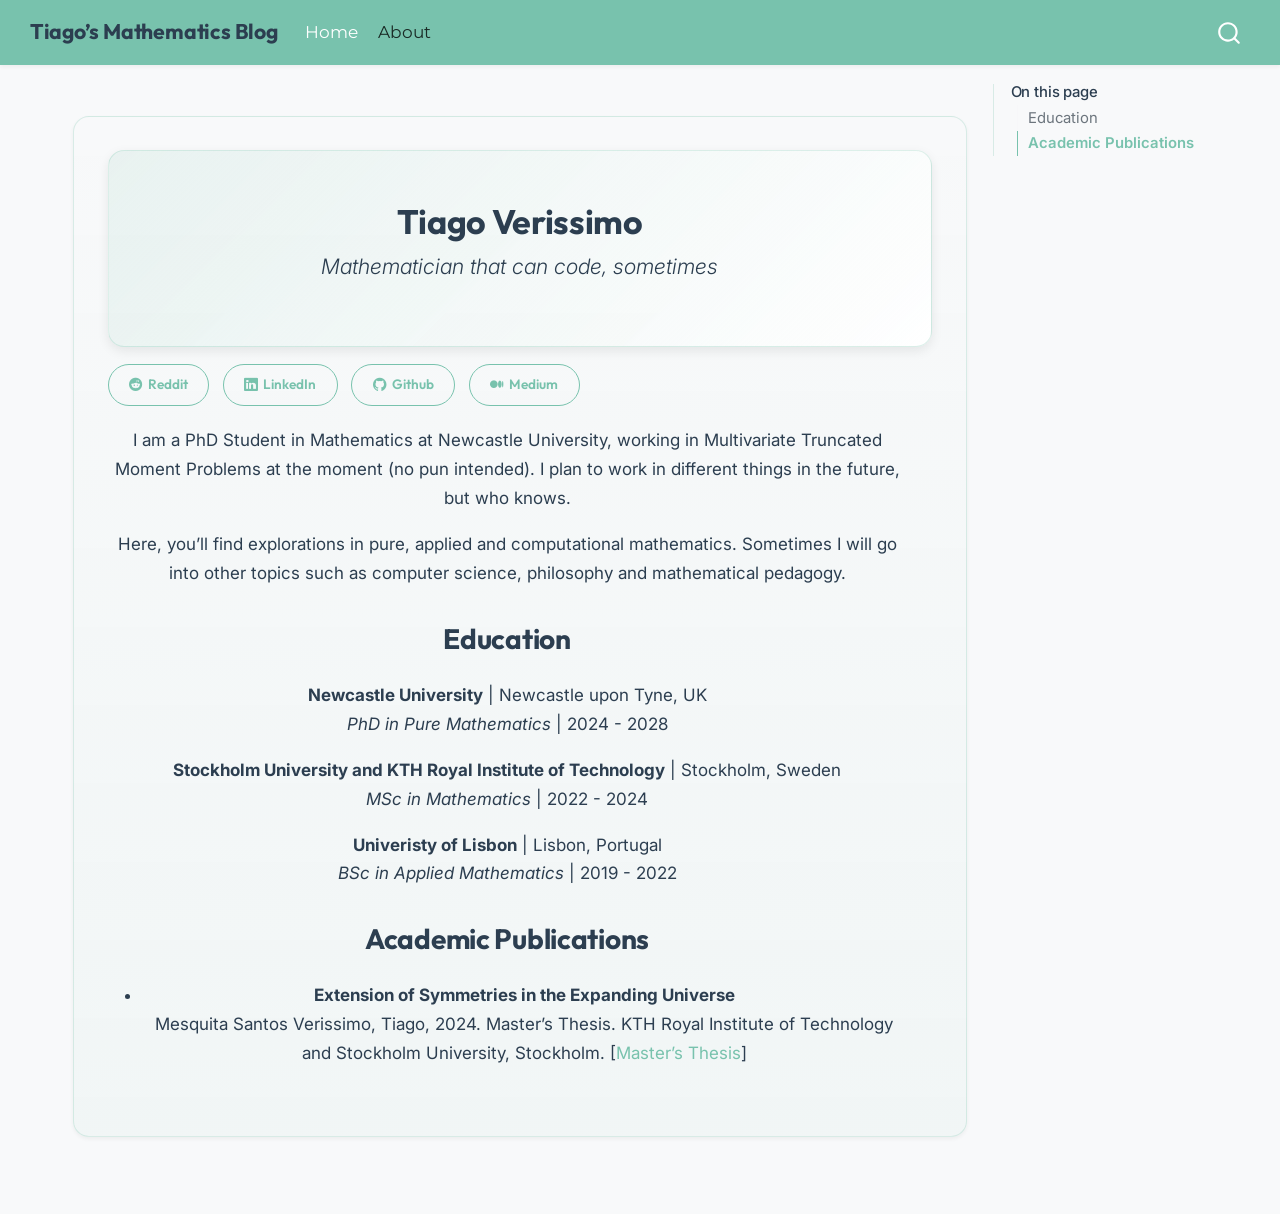
<file: docs/about.html>
<!DOCTYPE html>
<html xmlns="http://www.w3.org/1999/xhtml" lang="en" xml:lang="en"><head>

<meta charset="utf-8">
<meta name="generator" content="quarto-1.9.38">

<meta name="viewport" content="width=device-width, initial-scale=1.0, user-scalable=yes">


<title>Tiago Verissimo – Tiago’s Mathematics Blog</title>
<style>
/* Default styles provided by pandoc.
** See https://pandoc.org/MANUAL.html#variables-for-html for config info.
*/
code{white-space: pre-wrap;}
span.smallcaps{font-variant: small-caps;}
div.columns{display: flex; gap: min(4vw, 1.5em);}
div.column{flex: auto; overflow-x: auto;}
div.hanging-indent{margin-left: 1.5em; text-indent: -1.5em;}
ul.task-list{list-style: none;}
ul.task-list li input[type="checkbox"] {
  width: 0.8em;
  margin: 0 0.8em 0.2em -1em; /* quarto-specific, see https://github.com/quarto-dev/quarto-cli/issues/4556 */ 
  vertical-align: middle;
}
</style>


<script src="site_libs/quarto-nav/quarto-nav.js"></script>
<script src="site_libs/quarto-nav/headroom.min.js"></script>
<script src="site_libs/clipboard/clipboard.min.js"></script>
<script src="site_libs/quarto-search/autocomplete.umd.js"></script>
<script src="site_libs/quarto-search/fuse.min.js"></script>
<script src="site_libs/quarto-search/quarto-search.js"></script>
<meta name="quarto:offset" content="./">
<script src="site_libs/quarto-html/quarto.js" type="module"></script>
<script src="site_libs/quarto-html/tabsets/tabsets.js" type="module"></script>
<script src="site_libs/quarto-html/popper.min.js"></script>
<script src="site_libs/quarto-html/tippy.umd.min.js"></script>
<link href="site_libs/quarto-html/tippy.css" rel="stylesheet">
<link href="site_libs/quarto-html/quarto-syntax-highlighting-de63f62b328812d8e578a4d74e282472.css" rel="stylesheet" id="quarto-text-highlighting-styles">
<script src="site_libs/bootstrap/bootstrap.min.js"></script>
<link href="site_libs/bootstrap/bootstrap-icons.css" rel="stylesheet">
<link href="site_libs/bootstrap/bootstrap-adf415b0f2f503070d2103e970182c51.min.css" rel="stylesheet" append-hash="true" id="quarto-bootstrap" data-mode="light">
<script id="quarto-search-options" type="application/json">{
  "location": "navbar",
  "copy-button": false,
  "collapse-after": 3,
  "panel-placement": "end",
  "type": "overlay",
  "limit": 50,
  "keyboard-shortcut": [
    "f",
    "/",
    "s"
  ],
  "show-item-context": false,
  "language": {
    "search-no-results-text": "No results",
    "search-matching-documents-text": "matching documents",
    "search-copy-link-title": "Copy link to search",
    "search-hide-matches-text": "Hide additional matches",
    "search-more-match-text": "more match in this document",
    "search-more-matches-text": "more matches in this document",
    "search-clear-button-title": "Clear",
    "search-text-placeholder": "",
    "search-detached-cancel-button-title": "Cancel",
    "search-submit-button-title": "Submit",
    "search-label": "Search"
  }
}</script>


<link rel="stylesheet" href="styles.css">
</head>

<body class="nav-fixed quarto-light">

<div id="quarto-search-results"></div>
  <header id="quarto-header" class="headroom fixed-top">
    <nav class="navbar navbar-expand-lg " data-bs-theme="dark">
      <div class="navbar-container container-fluid">
      <div class="navbar-brand-container mx-auto">
    <a class="navbar-brand" href="./index.html">
    <span class="navbar-title">Tiago’s Mathematics Blog</span>
    </a>
  </div>
            <div id="quarto-search" class="" title="Search"></div>
          <button class="navbar-toggler" type="button" data-bs-toggle="collapse" data-bs-target="#navbarCollapse" aria-controls="navbarCollapse" role="menu" aria-expanded="false" aria-label="Toggle navigation" onclick="if (window.quartoToggleHeadroom) { window.quartoToggleHeadroom(); }">
  <span class="navbar-toggler-icon"></span>
</button>
          <div class="collapse navbar-collapse" id="navbarCollapse">
            <ul class="navbar-nav navbar-nav-scroll me-auto">
  <li class="nav-item">
    <a class="nav-link" href="./index.html"> 
<span class="menu-text">Home</span></a>
  </li>  
  <li class="nav-item">
    <a class="nav-link active" href="./about.html" aria-current="page"> 
<span class="menu-text">About</span></a>
  </li>  
</ul>
          </div> <!-- /navcollapse -->
            <div class="quarto-navbar-tools">
</div>
      </div> <!-- /container-fluid -->
    </nav>
</header>
<!-- content -->
<div id="quarto-content" class="quarto-container page-columns page-rows-contents page-layout-full page-navbar">
<!-- sidebar -->
<!-- margin-sidebar -->
    <div id="quarto-margin-sidebar" class="sidebar margin-sidebar">
        <nav id="TOC" role="doc-toc" class="toc-active">
    <h2 id="toc-title">On this page</h2>
  <ul>
  <li><a href="#education" id="toc-education" class="nav-link active" data-scroll-target="#education">Education</a></li>
  <li><a href="#academic-publications" id="toc-academic-publications" class="nav-link" data-scroll-target="#academic-publications">Academic Publications</a></li>
  </ul>
</nav>
    </div>
<!-- main -->
<div class="quarto-about-solana column-page-left">
  <div class="about-entity">
    <div class="entity-contents">
      <header id="title-block-header" class="quarto-title-block default">
<div class="quarto-title">
<h1 class="title">Tiago Verissimo</h1>
<p class="subtitle lead"><em>Mathematician that can code, sometimes</em></p>
</div>
<div class="quarto-title-meta column-page-left">
  </div>
</header> <div class="about-links">
  <a href="https://www.reddit.com/user/Tiago_Verissimo/" class="about-link" rel="" target="">
    <i class="bi bi-reddit"></i>
     <span class="about-link-text">Reddit</span>
  </a>
  <a href="https://www.linkedin.com/in/tiagoverissimo" class="about-link" rel="" target="">
    <i class="bi bi-linkedin"></i>
     <span class="about-link-text">LinkedIn</span>
  </a>
  <a href="https://github.com/TiagoVerissimo" class="about-link" rel="" target="">
    <i class="bi bi-github"></i>
     <span class="about-link-text">Github</span>
  </a>
  <a href="https://medium.com/@tiagoverissimokrypton" class="about-link" rel="" target="">
    <i class="bi bi-medium"></i>
     <span class="about-link-text">Medium</span>
  </a>
</div>
      <div class="about-contents"><main class="content column-page-left" id="quarto-document-content">

<p>I am a PhD Student in Mathematics at Newcastle University, working in Multivariate Truncated Moment Problems at the moment (no pun intended). I plan to work in different things in the future, but who knows.</p>
<p>Here, you’ll find explorations in pure, applied and computational mathematics. Sometimes I will go into other topics such as computer science, philosophy and mathematical pedagogy.</p>
<section id="education" class="level2">
<h2 data-anchor-id="education">Education</h2>
<p><strong>Newcastle University</strong> | Newcastle upon Tyne, UK<br>
<em>PhD in Pure Mathematics</em> | 2024 - 2028</p>
<p><strong>Stockholm University and KTH Royal Institute of Technology</strong> | Stockholm, Sweden<br>
<em>MSc in Mathematics</em> | 2022 - 2024</p>
<p><strong>Univeristy of Lisbon</strong> | Lisbon, Portugal<br>
<em>BSc in Applied Mathematics</em> | 2019 - 2022</p>
</section>
<section id="academic-publications" class="level2">
<h2 data-anchor-id="academic-publications">Academic Publications</h2>
<ul>
<li><strong>Extension of Symmetries in the Expanding Universe</strong><br>
Mesquita Santos Verissimo, Tiago, 2024. Master’s Thesis. KTH Royal Institute of Technology and Stockholm University, Stockholm. [<a href="https://kth.diva-portal.org/smash/record.jsf?aq2=%5B%5B%5D%5D&amp;c=21&amp;af=%5B%5D&amp;searchType=LIST_LATEST&amp;sortOrder2=title_sort_asc&amp;query=&amp;language=sv&amp;pid=diva2%3A1917410&amp;aq=%5B%5B%5D%5D&amp;sf=all&amp;aqe=%5B%5D&amp;sortOrder=author_sort_asc&amp;onlyFullText=false&amp;noOfRows=50&amp;dswid=3619">Master’s Thesis</a>]</li>
</ul>


</section>
</main></div>
    </div>
  </div>
</div>
 <!-- /main -->
<script id="quarto-html-after-body" type="application/javascript">
  window.document.addEventListener("DOMContentLoaded", function (event) {
    const isCodeAnnotation = (el) => {
      for (const clz of el.classList) {
        if (clz.startsWith('code-annotation-')) {                     
          return true;
        }
      }
      return false;
    }
    const onCopySuccess = function(e) {
      // button target
      const button = e.trigger;
      // don't keep focus
      button.blur();
      // flash "checked"
      button.classList.add('code-copy-button-checked');
      var currentTitle = button.getAttribute("title");
      button.setAttribute("title", "Copied!");
      let tooltip;
      if (window.bootstrap) {
        button.setAttribute("data-bs-toggle", "tooltip");
        button.setAttribute("data-bs-placement", "left");
        button.setAttribute("data-bs-title", "Copied!");
        tooltip = new bootstrap.Tooltip(button, 
          { trigger: "manual", 
            customClass: "code-copy-button-tooltip",
            offset: [0, -8]});
        tooltip.show();    
      }
      setTimeout(function() {
        if (tooltip) {
          tooltip.hide();
          button.removeAttribute("data-bs-title");
          button.removeAttribute("data-bs-toggle");
          button.removeAttribute("data-bs-placement");
        }
        button.setAttribute("title", currentTitle);
        button.classList.remove('code-copy-button-checked');
      }, 1000);
      // clear code selection
      e.clearSelection();
    }
    const getTextToCopy = function(trigger) {
      const outerScaffold = trigger.parentElement.cloneNode(true);
      const codeEl = outerScaffold.querySelector('code');
      for (const childEl of codeEl.children) {
        if (isCodeAnnotation(childEl)) {
          childEl.remove();
        }
      }
      return codeEl.innerText;
    }
    const clipboard = new window.ClipboardJS('.code-copy-button:not([data-in-quarto-modal])', {
      text: getTextToCopy
    });
    clipboard.on('success', onCopySuccess);
    if (window.document.getElementById('quarto-embedded-source-code-modal')) {
      const clipboardModal = new window.ClipboardJS('.code-copy-button[data-in-quarto-modal]', {
        text: getTextToCopy,
        container: window.document.getElementById('quarto-embedded-source-code-modal')
      });
      clipboardModal.on('success', onCopySuccess);
    }
      var localhostRegex = new RegExp(/^(?:http|https):\/\/localhost\:?[0-9]*\//);
      var mailtoRegex = new RegExp(/^mailto:/);
        var filterRegex = new RegExp('/' + window.location.host + '/');
      var isInternal = (href) => {
          return filterRegex.test(href) || localhostRegex.test(href) || mailtoRegex.test(href);
      }
      // Inspect non-navigation links and adorn them if external
     var links = window.document.querySelectorAll('a[href]:not(.nav-link):not(.navbar-brand):not(.toc-action):not(.sidebar-link):not(.sidebar-item-toggle):not(.pagination-link):not(.no-external):not([aria-hidden]):not(.dropdown-item):not(.quarto-navigation-tool):not(.about-link)');
      for (var i=0; i<links.length; i++) {
        const link = links[i];
        if (!isInternal(link.href)) {
          // undo the damage that might have been done by quarto-nav.js in the case of
          // links that we want to consider external
          if (link.dataset.originalHref !== undefined) {
            link.href = link.dataset.originalHref;
          }
        }
      }
    function tippyHover(el, contentFn, onTriggerFn, onUntriggerFn) {
      const config = {
        allowHTML: true,
        maxWidth: 500,
        delay: 100,
        arrow: false,
        appendTo: function(el) {
            return el.parentElement;
        },
        interactive: true,
        interactiveBorder: 10,
        theme: 'quarto',
        placement: 'bottom-start',
      };
      if (contentFn) {
        config.content = contentFn;
      }
      if (onTriggerFn) {
        config.onTrigger = onTriggerFn;
      }
      if (onUntriggerFn) {
        config.onUntrigger = onUntriggerFn;
      }
      window.tippy(el, config); 
    }
    const noterefs = window.document.querySelectorAll('a[role="doc-noteref"]');
    for (var i=0; i<noterefs.length; i++) {
      const ref = noterefs[i];
      tippyHover(ref, function() {
        // use id or data attribute instead here
        let href = ref.getAttribute('data-footnote-href') || ref.getAttribute('href');
        try { href = new URL(href).hash; } catch {}
        const id = href.replace(/^#\/?/, "");
        const note = window.document.getElementById(id);
        if (note) {
          return note.innerHTML;
        } else {
          return "";
        }
      });
    }
    const xrefs = window.document.querySelectorAll('a.quarto-xref');
    const processXRef = (id, note) => {
      // Strip column container classes
      const stripColumnClz = (el) => {
        el.classList.remove("page-full", "page-columns");
        if (el.children) {
          for (const child of el.children) {
            stripColumnClz(child);
          }
        }
      }
      stripColumnClz(note)
      if (id === null || id.startsWith('sec-')) {
        // Special case sections, only their first couple elements
        const container = document.createElement("div");
        if (note.children && note.children.length > 2) {
          container.appendChild(note.children[0].cloneNode(true));
          for (let i = 1; i < note.children.length; i++) {
            const child = note.children[i];
            if (child.tagName === "P" && child.innerText === "") {
              continue;
            } else {
              container.appendChild(child.cloneNode(true));
              break;
            }
          }
          if (window.Quarto?.typesetMath) {
            window.Quarto.typesetMath(container);
          }
          return container.innerHTML
        } else {
          if (window.Quarto?.typesetMath) {
            window.Quarto.typesetMath(note);
          }
          return note.innerHTML;
        }
      } else {
        // Remove any anchor links if they are present
        const anchorLink = note.querySelector('a.anchorjs-link');
        if (anchorLink) {
          anchorLink.remove();
        }
        if (window.Quarto?.typesetMath) {
          window.Quarto.typesetMath(note);
        }
        if (note.classList.contains("callout")) {
          return note.outerHTML;
        } else {
          return note.innerHTML;
        }
      }
    }
    for (var i=0; i<xrefs.length; i++) {
      const xref = xrefs[i];
      tippyHover(xref, undefined, function(instance) {
        instance.disable();
        let url = xref.getAttribute('href');
        let hash = undefined; 
        if (url.startsWith('#')) {
          hash = url;
        } else {
          try { hash = new URL(url).hash; } catch {}
        }
        if (hash) {
          const id = hash.replace(/^#\/?/, "");
          const note = window.document.getElementById(id);
          if (note !== null) {
            try {
              const html = processXRef(id, note.cloneNode(true));
              instance.setContent(html);
            } finally {
              instance.enable();
              instance.show();
            }
          } else {
            // See if we can fetch this
            fetch(url.split('#')[0])
            .then(res => res.text())
            .then(html => {
              const parser = new DOMParser();
              const htmlDoc = parser.parseFromString(html, "text/html");
              const note = htmlDoc.getElementById(id);
              if (note !== null) {
                const html = processXRef(id, note);
                instance.setContent(html);
              } 
            }).finally(() => {
              instance.enable();
              instance.show();
            });
          }
        } else {
          // See if we can fetch a full url (with no hash to target)
          // This is a special case and we should probably do some content thinning / targeting
          fetch(url)
          .then(res => res.text())
          .then(html => {
            const parser = new DOMParser();
            const htmlDoc = parser.parseFromString(html, "text/html");
            const note = htmlDoc.querySelector('main.content');
            if (note !== null) {
              // This should only happen for chapter cross references
              // (since there is no id in the URL)
              // remove the first header
              if (note.children.length > 0 && note.children[0].tagName === "HEADER") {
                note.children[0].remove();
              }
              const html = processXRef(null, note);
              instance.setContent(html);
            } 
          }).finally(() => {
            instance.enable();
            instance.show();
          });
        }
      }, function(instance) {
      });
    }
        let selectedAnnoteEl;
        const selectorForAnnotation = ( cell, annotation) => {
          let cellAttr = 'data-code-cell="' + cell + '"';
          let lineAttr = 'data-code-annotation="' +  annotation + '"';
          const selector = 'span[' + cellAttr + '][' + lineAttr + ']';
          return selector;
        }
        const selectCodeLines = (annoteEl) => {
          const doc = window.document;
          const targetCell = annoteEl.getAttribute("data-target-cell");
          const targetAnnotation = annoteEl.getAttribute("data-target-annotation");
          const annoteSpan = window.document.querySelector(selectorForAnnotation(targetCell, targetAnnotation));
          const lines = annoteSpan.getAttribute("data-code-lines").split(",");
          const lineIds = lines.map((line) => {
            return targetCell + "-" + line;
          })
          let top = null;
          let height = null;
          let parent = null;
          if (lineIds.length > 0) {
              //compute the position of the single el (top and bottom and make a div)
              const el = window.document.getElementById(lineIds[0]);
              top = el.offsetTop;
              height = el.offsetHeight;
              parent = el.parentElement.parentElement;
            if (lineIds.length > 1) {
              const lastEl = window.document.getElementById(lineIds[lineIds.length - 1]);
              const bottom = lastEl.offsetTop + lastEl.offsetHeight;
              height = bottom - top;
            }
            if (top !== null && height !== null && parent !== null) {
              // cook up a div (if necessary) and position it 
              let div = window.document.getElementById("code-annotation-line-highlight");
              if (div === null) {
                div = window.document.createElement("div");
                div.setAttribute("id", "code-annotation-line-highlight");
                div.style.position = 'absolute';
                parent.appendChild(div);
              }
              div.style.top = top - 2 + "px";
              div.style.height = height + 4 + "px";
              div.style.left = 0;
              let gutterDiv = window.document.getElementById("code-annotation-line-highlight-gutter");
              if (gutterDiv === null) {
                gutterDiv = window.document.createElement("div");
                gutterDiv.setAttribute("id", "code-annotation-line-highlight-gutter");
                gutterDiv.style.position = 'absolute';
                const codeCell = window.document.getElementById(targetCell);
                const gutter = codeCell.querySelector('.code-annotation-gutter');
                gutter.appendChild(gutterDiv);
              }
              gutterDiv.style.top = top - 2 + "px";
              gutterDiv.style.height = height + 4 + "px";
            }
            selectedAnnoteEl = annoteEl;
          }
        };
        const unselectCodeLines = () => {
          const elementsIds = ["code-annotation-line-highlight", "code-annotation-line-highlight-gutter"];
          elementsIds.forEach((elId) => {
            const div = window.document.getElementById(elId);
            if (div) {
              div.remove();
            }
          });
          selectedAnnoteEl = undefined;
        };
          // Handle positioning of the toggle
      window.addEventListener(
        "resize",
        throttle(() => {
          elRect = undefined;
          if (selectedAnnoteEl) {
            selectCodeLines(selectedAnnoteEl);
          }
        }, 10)
      );
      function throttle(fn, ms) {
      let throttle = false;
      let timer;
        return (...args) => {
          if(!throttle) { // first call gets through
              fn.apply(this, args);
              throttle = true;
          } else { // all the others get throttled
              if(timer) clearTimeout(timer); // cancel #2
              timer = setTimeout(() => {
                fn.apply(this, args);
                timer = throttle = false;
              }, ms);
          }
        };
      }
        // Attach click handler to the DT
        const annoteDls = window.document.querySelectorAll('dt[data-target-cell]');
        for (const annoteDlNode of annoteDls) {
          annoteDlNode.addEventListener('click', (event) => {
            const clickedEl = event.target;
            if (clickedEl !== selectedAnnoteEl) {
              unselectCodeLines();
              const activeEl = window.document.querySelector('dt[data-target-cell].code-annotation-active');
              if (activeEl) {
                activeEl.classList.remove('code-annotation-active');
              }
              selectCodeLines(clickedEl);
              clickedEl.classList.add('code-annotation-active');
            } else {
              // Unselect the line
              unselectCodeLines();
              clickedEl.classList.remove('code-annotation-active');
            }
          });
        }
    const findCites = (el) => {
      const parentEl = el.parentElement;
      if (parentEl) {
        const cites = parentEl.dataset.cites;
        if (cites) {
          return {
            el,
            cites: cites.split(' ')
          };
        } else {
          return findCites(el.parentElement)
        }
      } else {
        return undefined;
      }
    };
    var bibliorefs = window.document.querySelectorAll('a[role="doc-biblioref"]');
    for (var i=0; i<bibliorefs.length; i++) {
      const ref = bibliorefs[i];
      const citeInfo = findCites(ref);
      if (citeInfo) {
        tippyHover(citeInfo.el, function() {
          var popup = window.document.createElement('div');
          citeInfo.cites.forEach(function(cite) {
            var citeDiv = window.document.createElement('div');
            citeDiv.classList.add('hanging-indent');
            citeDiv.classList.add('csl-entry');
            var biblioDiv = window.document.getElementById('ref-' + cite);
            if (biblioDiv) {
              citeDiv.innerHTML = biblioDiv.innerHTML;
            }
            popup.appendChild(citeDiv);
          });
          return popup.innerHTML;
        });
      }
    }
  });
  </script>
</div> <!-- /content -->




</body></html>
</file>
<file: docs/site_libs/quarto-html/tippy.css>
.tippy-box[data-animation=fade][data-state=hidden]{opacity:0}[data-tippy-root]{max-width:calc(100vw - 10px)}.tippy-box{position:relative;background-color:#333;color:#fff;border-radius:4px;font-size:14px;line-height:1.4;white-space:normal;outline:0;transition-property:transform,visibility,opacity}.tippy-box[data-placement^=top]>.tippy-arrow{bottom:0}.tippy-box[data-placement^=top]>.tippy-arrow:before{bottom:-7px;left:0;border-width:8px 8px 0;border-top-color:initial;transform-origin:center top}.tippy-box[data-placement^=bottom]>.tippy-arrow{top:0}.tippy-box[data-placement^=bottom]>.tippy-arrow:before{top:-7px;left:0;border-width:0 8px 8px;border-bottom-color:initial;transform-origin:center bottom}.tippy-box[data-placement^=left]>.tippy-arrow{right:0}.tippy-box[data-placement^=left]>.tippy-arrow:before{border-width:8px 0 8px 8px;border-left-color:initial;right:-7px;transform-origin:center left}.tippy-box[data-placement^=right]>.tippy-arrow{left:0}.tippy-box[data-placement^=right]>.tippy-arrow:before{left:-7px;border-width:8px 8px 8px 0;border-right-color:initial;transform-origin:center right}.tippy-box[data-inertia][data-state=visible]{transition-timing-function:cubic-bezier(.54,1.5,.38,1.11)}.tippy-arrow{width:16px;height:16px;color:#333}.tippy-arrow:before{content:"";position:absolute;border-color:transparent;border-style:solid}.tippy-content{position:relative;padding:5px 9px;z-index:1}
</file>
<file: docs/site_libs/quarto-html/quarto-syntax-highlighting-de63f62b328812d8e578a4d74e282472.css>
/* quarto syntax highlight colors */
:root {
  --quarto-hl-al-color: #ff5555;
  --quarto-hl-an-color: #6a737d;
  --quarto-hl-at-color: #d73a49;
  --quarto-hl-bn-color: #005cc5;
  --quarto-hl-bu-color: #d73a49;
  --quarto-hl-ch-color: #032f62;
  --quarto-hl-co-color: #6a737d;
  --quarto-hl-cv-color: #6a737d;
  --quarto-hl-cn-color: #005cc5;
  --quarto-hl-cf-color: #d73a49;
  --quarto-hl-dt-color: #d73a49;
  --quarto-hl-dv-color: #005cc5;
  --quarto-hl-do-color: #6a737d;
  --quarto-hl-er-color: #ff5555;
  --quarto-hl-ex-color: #d73a49;
  --quarto-hl-fl-color: #005cc5;
  --quarto-hl-fu-color: #6f42c1;
  --quarto-hl-im-color: #032f62;
  --quarto-hl-in-color: #6a737d;
  --quarto-hl-kw-color: #d73a49;
  --quarto-hl-op-color: #24292e;
  --quarto-hl-pp-color: #d73a49;
  --quarto-hl-re-color: #6a737d;
  --quarto-hl-sc-color: #005cc5;
  --quarto-hl-ss-color: #032f62;
  --quarto-hl-st-color: #032f62;
  --quarto-hl-va-color: #e36209;
  --quarto-hl-vs-color: #032f62;
  --quarto-hl-wa-color: #ff5555;
}

/* other quarto variables */
:root {
  --quarto-font-monospace: SFMono-Regular, Menlo, Monaco, Consolas, "Liberation Mono", "Courier New", monospace;
}

/* syntax highlight based on Pandoc's rules */
pre > code.sourceCode > span {
  color: #24292e;
}

code.sourceCode > span {
  color: #24292e;
}

div.sourceCode,
div.sourceCode pre.sourceCode {
  color: #24292e;
}

/* Normal */
code span {
  color: #24292e;
}

/* Alert */
code span.al {
  font-weight: bold;
  color: #ff5555;
}

/* Annotation */
code span.an {
  color: #6a737d;
}

/* Attribute */
code span.at {
  color: #d73a49;
}

/* BaseN */
code span.bn {
  color: #005cc5;
}

/* BuiltIn */
code span.bu {
  color: #d73a49;
}

/* ControlFlow */
code span.cf {
  color: #d73a49;
}

/* Char */
code span.ch {
  color: #032f62;
}

/* Constant */
code span.cn {
  color: #005cc5;
}

/* Comment */
code span.co {
  color: #6a737d;
}

/* CommentVar */
code span.cv {
  color: #6a737d;
}

/* Documentation */
code span.do {
  color: #6a737d;
}

/* DataType */
code span.dt {
  color: #d73a49;
}

/* DecVal */
code span.dv {
  color: #005cc5;
}

/* Error */
code span.er {
  color: #ff5555;
  text-decoration: underline;
}

/* Extension */
code span.ex {
  font-weight: bold;
  color: #d73a49;
}

/* Float */
code span.fl {
  color: #005cc5;
}

/* Function */
code span.fu {
  color: #6f42c1;
}

/* Import */
code span.im {
  color: #032f62;
}

/* Information */
code span.in {
  color: #6a737d;
}

/* Keyword */
code span.kw {
  color: #d73a49;
}

/* Operator */
code span.op {
  color: #24292e;
}

/* Preprocessor */
code span.pp {
  color: #d73a49;
}

/* RegionMarker */
code span.re {
  color: #6a737d;
}

/* SpecialChar */
code span.sc {
  color: #005cc5;
}

/* SpecialString */
code span.ss {
  color: #032f62;
}

/* String */
code span.st {
  color: #032f62;
}

/* Variable */
code span.va {
  color: #e36209;
}

/* VerbatimString */
code span.vs {
  color: #032f62;
}

/* Warning */
code span.wa {
  color: #ff5555;
}

.prevent-inlining {
  content: "</";
}

/*# sourceMappingURL=e073dde7d9be180d5cbafa952671d6f8.css.map */
</file>
<file: docs/styles.css>
/* Import Google Fonts */
@import url('https://fonts.googleapis.com/css2?family=Inter:wght@300;400;500;600;700&family=Outfit:wght@400;500;600;700;800&family=Fira+Code:wght@400;500&display=swap');

/* CSS Custom Properties / Design Tokens for Light Minty Theme */
:root {
  --primary-mint: #78c2ad;
  --primary-mint-hover: #56b499;
  --primary-mint-light: rgba(120, 194, 173, 0.1);
  --bg-soft: #f8f9fa;           /* Light background */
  --bg-card: #ffffff;           /* White card background */
  --text-dark: #2c3e50;         /* Dark text */
  --text-muted: #6c757d;        /* Muted text */
  
  --border-color: rgba(120, 194, 173, 0.25);
  
  --shadow-sm: 0 2px 4px rgba(0, 0, 0, 0.05);
  --shadow-md: 0 4px 12px rgba(0, 0, 0, 0.08);
  --shadow-lg: 0 12px 24px rgba(0, 0, 0, 0.12);
  
  --border-radius-sm: 8px;
  --border-radius-md: 12px;
  --border-radius-lg: 16px;
}

/* Base resets & typography */
body {
  font-family: 'Inter', -apple-system, BlinkMacSystemFont, "Segoe UI", Roboto, sans-serif;
  color: var(--text-dark);
  background-color: var(--bg-soft);
  line-height: 1.7;
}

h1, h2, h3, h4, h5, h6, .navbar-brand, .title {
  font-family: 'Outfit', sans-serif;
  font-weight: 700;
  letter-spacing: -0.01em;
  color: var(--text-dark) !important;
}

/* Hyperlinks */
a {
  color: var(--primary-mint);
  text-decoration: none;
  transition: color 0.2s ease;
}

a:hover {
  color: var(--primary-mint-hover);
  text-decoration: none;
}

/* Navbar Customization - Reverted to default Minty theme styles (Mint Green background, white text) */
.navbar {
  box-shadow: var(--shadow-sm);
  border-bottom: 1px solid var(--border-color);
}

/* Hero / Header custom styling - Light theme */
header.quarto-title-block {
  background: linear-gradient(135deg, rgba(120, 194, 173, 0.12) 0%, rgba(255, 255, 255, 0.9) 100%);
  border-radius: var(--border-radius-lg);
  padding: 3rem 2rem;
  margin-bottom: 3rem;
  border: 1px solid var(--border-color);
  box-shadow: var(--shadow-md);
}

.quarto-title-banner, .title-block-banner {
  background: linear-gradient(135deg, rgba(120, 194, 173, 0.1) 0%, rgba(255, 255, 255, 0.95) 100%) !important;
  border-bottom: 1px solid var(--border-color) !important;
}

.quarto-title-banner h1, .quarto-title-banner .subtitle {
  color: var(--text-dark) !important;
}

/* Grid layout & custom cards styling - Light theme */
.quarto-grid-item {
  border: 1px solid var(--border-color) !important;
  border-radius: var(--border-radius-md) !important;
  background-color: var(--bg-card) !important;
  box-shadow: var(--shadow-sm) !important;
  transition: all 0.4s cubic-bezier(0.165, 0.84, 0.44, 1) !important;
  overflow: hidden;
}

.quarto-grid-item:hover {
  transform: translateY(-5px);
  box-shadow: var(--shadow-md) !important;
  border-color: var(--primary-mint) !important;
}

.quarto-grid-item .card-img-top {
  transition: transform 0.5s ease;
}

.quarto-grid-item:hover .card-img-top {
  transform: scale(1.03);
}

.quarto-grid-item .card-body {
  padding: 1.5rem !important;
}

/* Typography styles for grid elements */
.quarto-grid-item .card-title, 
.quarto-grid-item .listing-title,
.quarto-grid-item a {
  color: var(--text-dark) !important;
}

.quarto-grid-item .card-text,
.quarto-grid-item .listing-description {
  color: var(--text-muted) !important;
}

.quarto-grid-item .card-attribution,
.quarto-grid-item .listing-date,
.quarto-grid-item .listing-author {
  color: var(--text-muted) !important;
}

/* Category Filter Badges / Pills styling */
.quarto-category {
  font-family: 'Outfit', sans-serif;
  font-size: 0.75rem !important;
  font-weight: 600 !important;
  text-transform: uppercase;
  letter-spacing: 0.05em;
  background-color: var(--primary-mint-light) !important;
  color: var(--primary-mint) !important;
  border: 1px solid rgba(120, 194, 173, 0.25) !important;
  padding: 0.35em 0.85em !important;
  border-radius: 50px !important;
  margin-right: 0.4rem !important;
  margin-bottom: 0.4rem !important;
  transition: all 0.3s cubic-bezier(0.25, 0.8, 0.25, 1) !important;
}

.quarto-category:hover, a.quarto-category:hover {
  background-color: var(--primary-mint) !important;
  color: #ffffff !important;
  transform: translateY(-2px);
  box-shadow: 0 4px 10px rgba(120, 194, 173, 0.3);
  text-decoration: none !important;
}

/* Custom categories container on the side/top */
.quarto-listing-category-title {
  font-family: 'Outfit', sans-serif;
  font-weight: 700;
  color: var(--text-dark);
  border-bottom: 1px solid var(--border-color);
  padding-bottom: 0.5rem;
  margin-bottom: 1rem;
}

.quarto-listing-categories {
  display: flex;
  flex-wrap: wrap;
  gap: 0.25rem;
}

/* About Page Customization */
.quarto-about-trestles {
  align-items: flex-start !important;
}

.about-entity {
  text-align: center;
  padding: 2rem;
  background: linear-gradient(180deg, rgba(255,255,255,0) 0%, rgba(120, 194, 173, 0.05) 100%);
  border-radius: var(--border-radius-lg);
  border: 1px solid var(--border-color);
  box-shadow: var(--shadow-sm);
}

.about-link {
  font-family: 'Outfit', sans-serif;
  font-weight: 600;
  border-radius: 50px !important;
  padding: 0.5rem 1.2rem !important;
  border: 1px solid var(--primary-mint) !important;
  color: var(--primary-mint) !important;
  transition: all 0.3s ease !important;
}

.about-link:hover {
  background-color: var(--primary-mint) !important;
  color: white !important;
  box-shadow: 0 4px 12px rgba(120, 194, 173, 0.25);
  transform: translateY(-2px);
}

/* Callout blocks custom styling */
.callout {
  border-left-color: var(--primary-mint) !important;
  border-radius: var(--border-radius-sm);
  background-color: var(--bg-soft) !important;
  border: 1px solid var(--border-color) !important;
  border-left-width: 5px !important;
  color: var(--text-dark) !important;
}

.callout-header {
  background-color: rgba(120, 194, 173, 0.08) !important;
  color: var(--text-dark) !important;
  border-bottom: 1px solid var(--border-color) !important;
  padding: 0.75rem 1rem !important;
}

.callout-title-container {
  font-weight: 600;
  color: var(--text-dark) !important;
}

.callout-icon-container {
  color: var(--primary-mint) !important;
}

.callout-body {
  padding: 1rem !important;
  background-color: transparent !important;
}

/* TOC / Sidebar styling */
#TOC {
  border-left: 1px solid var(--border-color);
  padding-left: 1rem;
}

#TOC a {
  color: var(--text-muted) !important;
}

#TOC a:hover {
  color: var(--primary-mint) !important;
  text-decoration: none;
}

#TOC .active {
  color: var(--primary-mint) !important;
  font-weight: 600;
}
</file>
